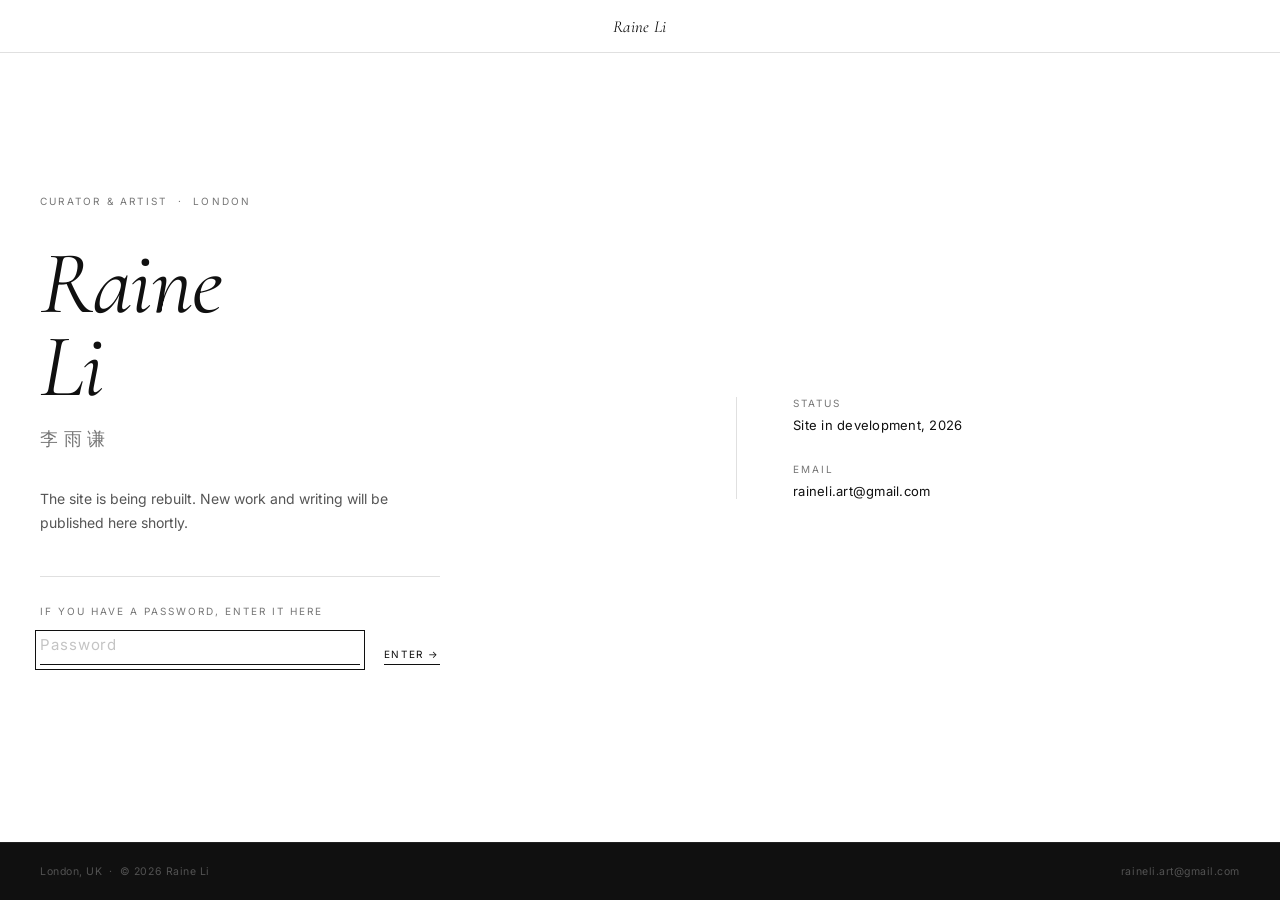
<file: docs/index.html>
<!DOCTYPE html>
<html lang="en" data-gate="entry">
<head>
  <meta charset="UTF-8" />
  <meta name="viewport" content="width=device-width, initial-scale=1.0" />
  <title>Raine Li — Curator &amp; Artist</title>
  <meta name="description" content="Raine Li (李雨谦) is a London-based curator, artist, writer and researcher working across art, technology and cultural identity. The site is currently being rebuilt." />

  <!-- This page stays indexable so the site still appears in search;
       every page behind it is marked noindex. -->

  <!-- Fonts -->
  <link rel="preconnect" href="https://fonts.googleapis.com" />
  <link rel="preconnect" href="https://fonts.gstatic.com" crossorigin />
  <link href="https://fonts.googleapis.com/css2?family=Cormorant+Garamond:ital,wght@0,400;0,500;1,400;1,500&family=Inter:wght@300;400;500&display=swap" rel="stylesheet" />

  <!-- Styles -->
  <link rel="stylesheet" href="assets/css/style.css" />
  <link rel="stylesheet" href="assets/css/gate.css" />

  <!-- Access -->
  <script src="assets/js/gate.js"></script>
</head>
<body class="gate-body">

  <header class="gate-bar">
    <span class="gate-logo">Raine Li</span>
  </header>

  <main class="gate-main">
    <div class="gate-grid">
    <div class="gate-inner">

      <span class="hero-eyebrow">Curator &amp; Artist &nbsp;·&nbsp; London</span>

      <div>
        <h1 class="gate-name">Raine<br>Li</h1>
        <p class="gate-cn">李雨谦</p>
      </div>

      <p class="gate-line">
        The site is being rebuilt. New work and writing will be published
        here shortly.
      </p>

      <form class="gate-form js-gate-form" novalidate>
        <label class="gate-label" for="gate-password">
          If you have a password, enter it here
        </label>
        <div class="gate-row">
          <input
            class="gate-input js-gate-input"
            id="gate-password"
            type="password"
            name="password"
            placeholder="Password"
            autocomplete="current-password"
            aria-describedby="gate-note"
          />
          <button class="gate-submit js-gate-submit" type="submit">Enter &rarr;</button>
        </div>
        <p class="gate-note js-gate-note" id="gate-note" role="status" aria-live="polite"></p>
      </form>

    </div>

    <aside class="gate-meta">
      <div class="gate-meta-item">
        <span class="gate-meta-label">Status</span>
        <span class="gate-meta-value">Site in development, 2026</span>
      </div>
      <div class="gate-meta-item">
        <span class="gate-meta-label">Email</span>
        <a class="gate-meta-value" href="mailto:raineli.art@gmail.com">raineli.art@gmail.com</a>
      </div>
    </aside>

    </div>
  </main>

  <footer>
    <div class="footer-l">London, UK &nbsp;·&nbsp; © 2026 Raine Li</div>
    <div class="footer-r">
      <a href="mailto:raineli.art@gmail.com">raineli.art@gmail.com</a>
    </div>
  </footer>

</body>
</html>
</file>
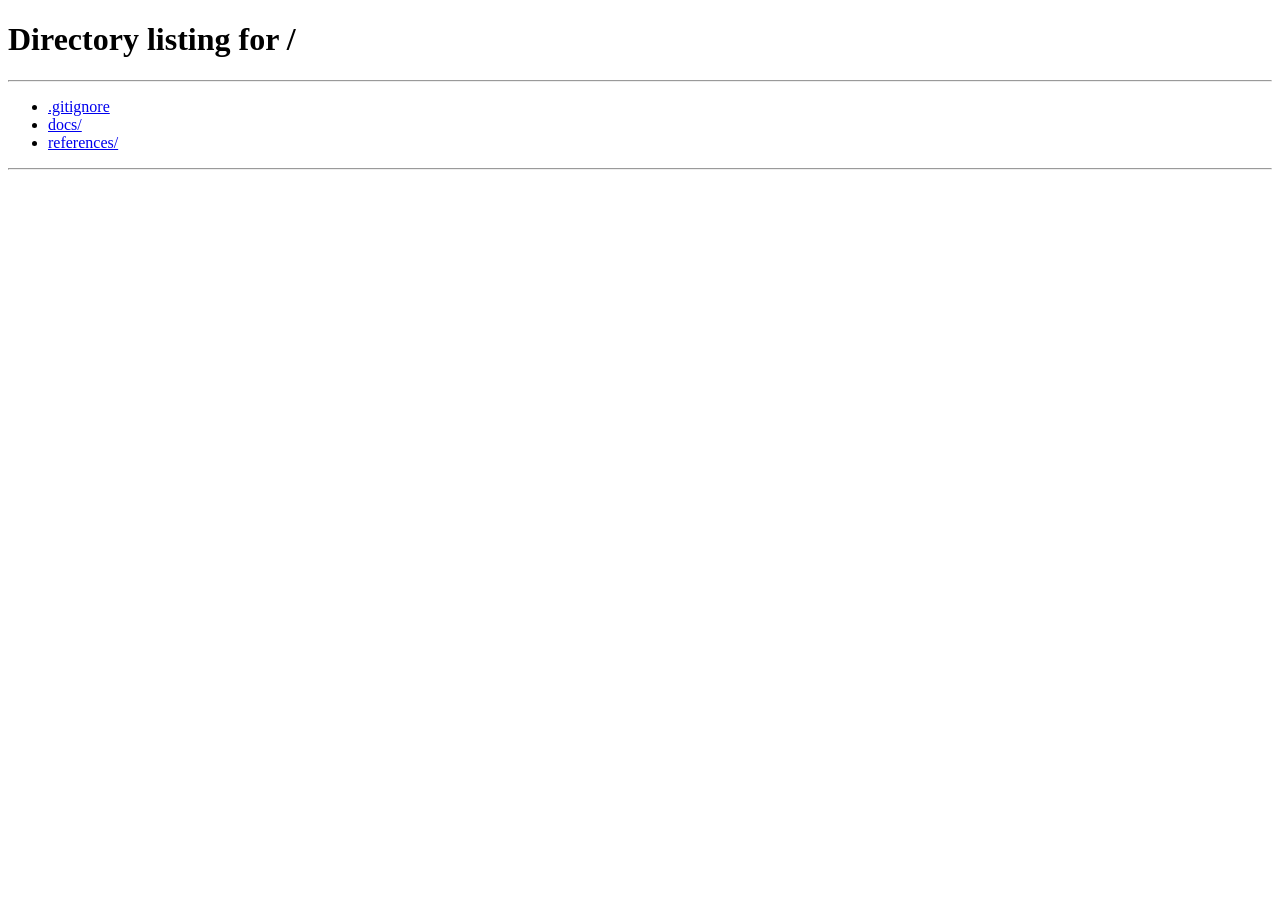
<file: docs/home.html>
<!DOCTYPE html>
<html lang="en">
<head>
  <meta charset="UTF-8" />
  <meta name="viewport" content="width=device-width, initial-scale=1.0" />
  <title>Raine Li — Curator & Artist</title>
  <meta name="description" content="Raine Li (李雨谦) is a London-based curator, artist, writer and researcher working across art, technology and cultural identity." />
  <meta name="robots" content="noindex, nofollow" />

  <!-- Access — must load before anything renders -->
  <script src="assets/js/gate.js"></script>

  <!-- Fonts -->
  <link rel="preconnect" href="https://fonts.googleapis.com" />
  <link rel="preconnect" href="https://fonts.gstatic.com" crossorigin />
  <link href="https://fonts.googleapis.com/css2?family=Cormorant+Garamond:ital,wght@0,400;0,500;1,400;1,500&family=Inter:wght@300;400;500&display=swap" rel="stylesheet" />

  <!-- Styles -->
  <link rel="stylesheet" href="assets/css/style.css" />
</head>
<body>

  <!-- ══════════════════════════════════════════
       NAVIGATION
  ══════════════════════════════════════════ -->
  <nav class="nav js-nav" aria-label="Main navigation">

    <!-- Hamburger -->
    <button class="nav-burger js-burger" aria-label="Open menu" aria-expanded="false" aria-controls="nav-menu">
      <span></span>
      <span></span>
    </button>

    <!-- Logo (centred) -->
    <a href="home.html" class="nav-logo">Raine Li</a>

    <!-- Right slot — CV link, can be removed -->
    <div class="nav-right">
      <a href="#contact">Contact</a>
    </div>

  </nav>

  <!-- ══════════════════════════════════════════
       SIDE MENU  (Pace-style slide-in)
  ══════════════════════════════════════════ -->

  <!-- Scrim / backdrop -->
  <div class="nav-scrim js-nav-scrim" aria-hidden="true"></div>

  <!-- Menu panel -->
  <nav class="nav-menu js-nav-menu" id="nav-menu" aria-hidden="true" aria-label="Site menu">

    <!-- Close button -->
    <button class="nav-close js-nav-close" aria-label="Close menu">
      <svg viewBox="0 0 22 22" fill="none" xmlns="http://www.w3.org/2000/svg">
        <path fill-rule="evenodd" clip-rule="evenodd"
          d="M11 10.293l7.146-7.147.708.708L11.707 11l7.147 7.146-.708.708L11 11.707l-7.146 7.147-.708-.708L10.293 11 3.146 3.854l.708-.708L11 10.293z"
          fill="currentColor"/>
      </svg>
    </button>

    <!-- Primary links -->
    <ul class="nav-menu-list js-nav-list">
      <li class="nav-menu-item js-nav-item">
        <a href="#work">Exhibitions</a>
      </li>
      <li class="nav-menu-item js-nav-item">
        <a href="#about">Projects</a>
      </li>
      <li class="nav-menu-item js-nav-item">
        <a href="#practice">About</a>
      </li>
      <li class="nav-menu-item js-nav-item">
        <a href="#writing">Writing</a>
      </li>
      <li class="nav-menu-item js-nav-item">
        <a href="#contact">Contact</a>
      </li>
    </ul>

    <!-- Footer info inside menu -->
    <div class="nav-menu-footer js-nav-footer">
      <a href="mailto:raineli.art@gmail.com">raineli.art@gmail.com</a>
      <a href="#" target="_blank">LinkedIn</a>
    </div>

  </nav>


  <!-- ══════════════════════════════════════════
       HERO  —  copy left, Spline animation right
  ══════════════════════════════════════════ -->
  <section class="hero" id="home">

    <div class="hero-text">
      <div class="hero-text-top">
        <span class="hero-eyebrow">Curator &amp; Artist &nbsp;·&nbsp; London</span>
        <h1 class="hero-name">Raine<br>Li</h1>
        <p class="hero-name-cn">李雨谦</p>
      </div>
      <div class="hero-text-bottom">
        <p class="hero-desc">
          Art Director of EAST2046. Curator, artist and researcher working across art, technology and cultural identity.
        </p>
        <a href="#work" class="hero-cta">View Work →</a>
      </div>
    </div>

    <div class="hero-media">
      <!-- Spline only — portrait stays in About section below -->
      <div class="hero-spline">
        <iframe
          src="https://my.spline.design/3dsliderwithimmersioneffect-9rgrEDcBsMkpViuXhVFPUfdy/"
          title="Interactive 3D scene"
          width="100%"
          height="100%"
          frameborder="0"
          loading="eager"
          allowfullscreen
          allow="accelerometer; gyroscope; magnetometer; fullscreen; xr-spatial-tracking"
        ></iframe>
      </div>
    </div>

  </section>


  <!-- ══════════════════════════════════════════
       WORK / SELECTED PROJECTS
  ══════════════════════════════════════════ -->
  <section class="section" id="work">
    <div class="section-inner">
      <span class="eyebrow">Selected Work</span>

      <div class="projects-grid">

        <!-- PROJECT 01 — EAST2046 -->
        <a href="work/east2046.html" class="project-card">
          <div class="project-info">
            <div class="project-info-left">
              <p class="project-title">EAST2046</p>
              <span class="project-sub">Art Direction &amp; Programming</span>
            </div>
            <div class="project-info-right">
              <span class="project-location">London</span>
              <span class="project-arrow">→</span>
            </div>
          </div>
        </a>

        <!-- PROJECT 02 — Interweave Award -->
        <a href="work/interweave-award.html" class="project-card">
          <div class="project-info">
            <div class="project-info-left">
              <p class="project-title">Interweave Award</p>
              <span class="project-sub">Initiative &amp; Direction</span>
            </div>
            <div class="project-info-right">
              <span class="project-location">International</span>
              <span class="project-arrow">→</span>
            </div>
          </div>
        </a>

        <!-- PROJECT 03 — Milan Design Week -->
        <a href="work/milan-design-week.html" class="project-card">
          <div class="project-info">
            <div class="project-info-left">
              <p class="project-title">Milan Design Week</p>
              <span class="project-sub">Curatorial Project</span>
            </div>
            <div class="project-info-right">
              <span class="project-location">Milan</span>
              <span class="project-arrow">→</span>
            </div>
          </div>
        </a>

        <!-- PROJECT 04 — NYCxDESIGN -->
        <a href="work/nycxdesign.html" class="project-card">
          <div class="project-info">
            <div class="project-info-left">
              <p class="project-title">NYCxDESIGN Festival</p>
              <span class="project-sub">Curatorial Project</span>
            </div>
            <div class="project-info-right">
              <span class="project-location">New York</span>
              <span class="project-arrow">→</span>
            </div>
          </div>
        </a>

        <!-- PROJECT 05 — London Design Festival -->
        <a href="work/london-design-festival.html" class="project-card">
          <div class="project-info">
            <div class="project-info-left">
              <p class="project-title">London Design Festival</p>
              <span class="project-sub">Curatorial Project</span>
            </div>
            <div class="project-info-right">
              <span class="project-location">London</span>
              <span class="project-arrow">→</span>
            </div>
          </div>
        </a>

        <!-- PROJECT 06 — Arts Fringe -->
        <a href="work/arts-fringe.html" class="project-card">
          <div class="project-info">
            <div class="project-info-left">
              <p class="project-title">Arts Fringe</p>
              <span class="project-sub">Curatorial Exhibition</span>
            </div>
            <div class="project-info-right">
              <span class="project-location">—</span>
              <span class="project-arrow">→</span>
            </div>
          </div>
        </a>

      </div><!-- /projects-grid -->
    </div>
  </section>


  <!-- ══════════════════════════════════════════
       ABOUT
  ══════════════════════════════════════════ -->
  <section class="section" id="about">
    <div class="section-inner">
      <span class="eyebrow">About</span>

      <div class="about-grid">

        <!-- Left: portrait + meta -->
        <div class="about-left">
          <div class="about-portrait">
            <img src="assets/images/portraits/raine-li.jpg" alt="Raine Li" />
          </div>
          <p class="about-caption">Raine Li — London, 2025</p>
          <div class="about-meta">
            <div class="meta-item">
              <span class="meta-label">Based</span>
              <span class="meta-value">London, UK</span>
            </div>
            <div class="meta-item">
              <span class="meta-label">Role</span>
              <span class="meta-value">Art Director, EAST2046<br>Initiator, Interweave Award</span>
            </div>
            <div class="meta-item">
              <span class="meta-label">Education</span>
              <span class="meta-value">Glasgow School of Art</span>
            </div>
            <div class="meta-item">
              <span class="meta-label">Presented</span>
              <span class="meta-value">London · Tokyo · Beijing<br>New York · Milan</span>
            </div>
          </div>
        </div>

        <!-- Right: bio -->
        <div class="about-right">
          <h2 class="about-heading">Curator, Artist,<br>Writer &amp; Researcher</h2>
          <div class="about-text">
            <p>Raine Li (李雨谦) is a London-based curator, artist, writer and researcher whose work moves across the intersections of contemporary art, technological pluralism and cultural identity. At the heart of her practice is a sustained inquiry into cultural plurality: how diverse cultural experiences are constructed, represented and negotiated, and the conditions that render certain voices visible while others remain marginalised.</p>
            <p>She is Art Director of EAST2046 and initiator of the Interweave Award, two platforms she has developed as spaces for interdisciplinary exchange and critical inquiry. Her work spans curatorial, artistic and critical practices, through which she examines how emerging technologies are situated within and shaped by broader cultural and institutional frameworks.</p>
            <p>Her projects have been presented internationally in London, Tokyo, Beijing, New York and Milan, and at major platforms including Milan Design Week, NYCxDESIGN Festival, London Design Festival and Arts Fringe.</p>
            <p>Rooted in the Yi (彝) ethnic minority culture of Yunnan, China, Li's research is shaped by a deep engagement with questions of cultural plurality and identity. Drawing on feminist and postcolonial critical frameworks, she analyses the power structures and modes of representation embedded in contemporary technological and cultural discourses.</p>
          </div>
        </div>

      </div>
    </div>
  </section>


  <!-- ══════════════════════════════════════════
       PRACTICE — numbered list
  ══════════════════════════════════════════ -->
  <section class="section" id="practice">
    <div class="section-inner">
      <span class="eyebrow">Practice</span>

      <div class="practice-list">

        <div class="practice-row">
          <span class="practice-num">01</span>
          <div class="practice-info">
            <span class="practice-title">EAST2046</span>
            <span class="practice-sub">Art Direction &amp; Programming</span>
          </div>
          <div class="practice-right">
            <span class="practice-location">London</span>
            <span class="tag">Ongoing</span>
          </div>
        </div>

        <div class="practice-row">
          <span class="practice-num">02</span>
          <div class="practice-info">
            <span class="practice-title">Interweave Award</span>
            <span class="practice-sub">Initiator &amp; Director</span>
          </div>
          <div class="practice-right">
            <span class="practice-location">International</span>
            <span class="tag">Ongoing</span>
          </div>
        </div>

        <div class="practice-row">
          <span class="practice-num">03</span>
          <div class="practice-info">
            <span class="practice-title">Milan Design Week</span>
            <span class="practice-sub">Curatorial Project</span>
          </div>
          <div class="practice-right">
            <span class="practice-location">Milan</span>
            <span class="tag">Curating</span>
          </div>
        </div>

        <div class="practice-row">
          <span class="practice-num">04</span>
          <div class="practice-info">
            <span class="practice-title">NYCxDESIGN Festival</span>
            <span class="practice-sub">Curatorial Project</span>
          </div>
          <div class="practice-right">
            <span class="practice-location">New York</span>
            <span class="tag">Curating</span>
          </div>
        </div>

        <div class="practice-row">
          <span class="practice-num">05</span>
          <div class="practice-info">
            <span class="practice-title">London Design Festival</span>
            <span class="practice-sub">Curatorial Project</span>
          </div>
          <div class="practice-right">
            <span class="practice-location">London</span>
            <span class="tag">Curating</span>
          </div>
        </div>

        <div class="practice-row">
          <span class="practice-num">06</span>
          <div class="practice-info">
            <span class="practice-title">Arts Fringe</span>
            <span class="practice-sub">Curatorial Exhibition</span>
          </div>
          <div class="practice-right">
            <span class="practice-location">—</span>
            <span class="tag">Exhibition</span>
          </div>
        </div>

      </div>
    </div>
  </section>


  <!-- ══════════════════════════════════════════
       WRITING
  ══════════════════════════════════════════ -->
  <section class="section" id="writing">
    <div class="section-inner">
      <span class="eyebrow">Writing</span>

      <div class="writing-list">
        <!-- Placeholder — add writing items when ready -->
        <div class="writing-empty">
          <p>Critical writing, essays and reviews — forthcoming.</p>
        </div>

        <!--
          WRITING ITEM TEMPLATE — copy and paste below when you have content:

          <div class="writing-row">
            <div>
              <p class="writing-title">Essay or Article Title</p>
              <span class="writing-pub">Publication or Platform Name</span>
            </div>
            <span class="writing-year">2025</span>
          </div>
        -->
      </div>
    </div>
  </section>


  <!-- ══════════════════════════════════════════
       CONTACT
  ══════════════════════════════════════════ -->
  <section id="contact">
    <div class="section-inner">
      <h2 class="contact-heading">Get<br>in touch.</h2>
      <div class="contact-details">
        <div class="contact-item">
          <span class="contact-label">Email</span>
          <a href="mailto:raineli.art@gmail.com" class="contact-value">raineli.art@gmail.com</a>
        </div>
        <div class="contact-item">
          <span class="contact-label">Organisation</span>
          <span class="contact-value">EAST2046, London</span>
        </div>
        <div class="contact-social">
          <a href="#" target="_blank">LinkedIn</a>
          <a href="#" target="_blank">CV →</a>
        </div>
      </div>
    </div>
  </section>


  <!-- ══════════════════════════════════════════
       FOOTER
  ══════════════════════════════════════════ -->
  <footer>
    <div class="footer-l">London, UK &nbsp;·&nbsp; © 2026 Raine Li</div>
    <div class="footer-r">
      <a href="mailto:raineli.art@gmail.com">raineli.art@gmail.com</a>
    </div>
  </footer>


  <!-- ══════════════════════════════════════════
       SCRIPTS
  ══════════════════════════════════════════ -->
  <!-- GSAP (Pace Gallery also uses this) -->
  <script src="https://cdnjs.cloudflare.com/ajax/libs/gsap/3.12.5/gsap.min.js"></script>
  <!-- Site JS -->
  <script src="assets/js/main.js"></script>

</body>
</html>
</file>
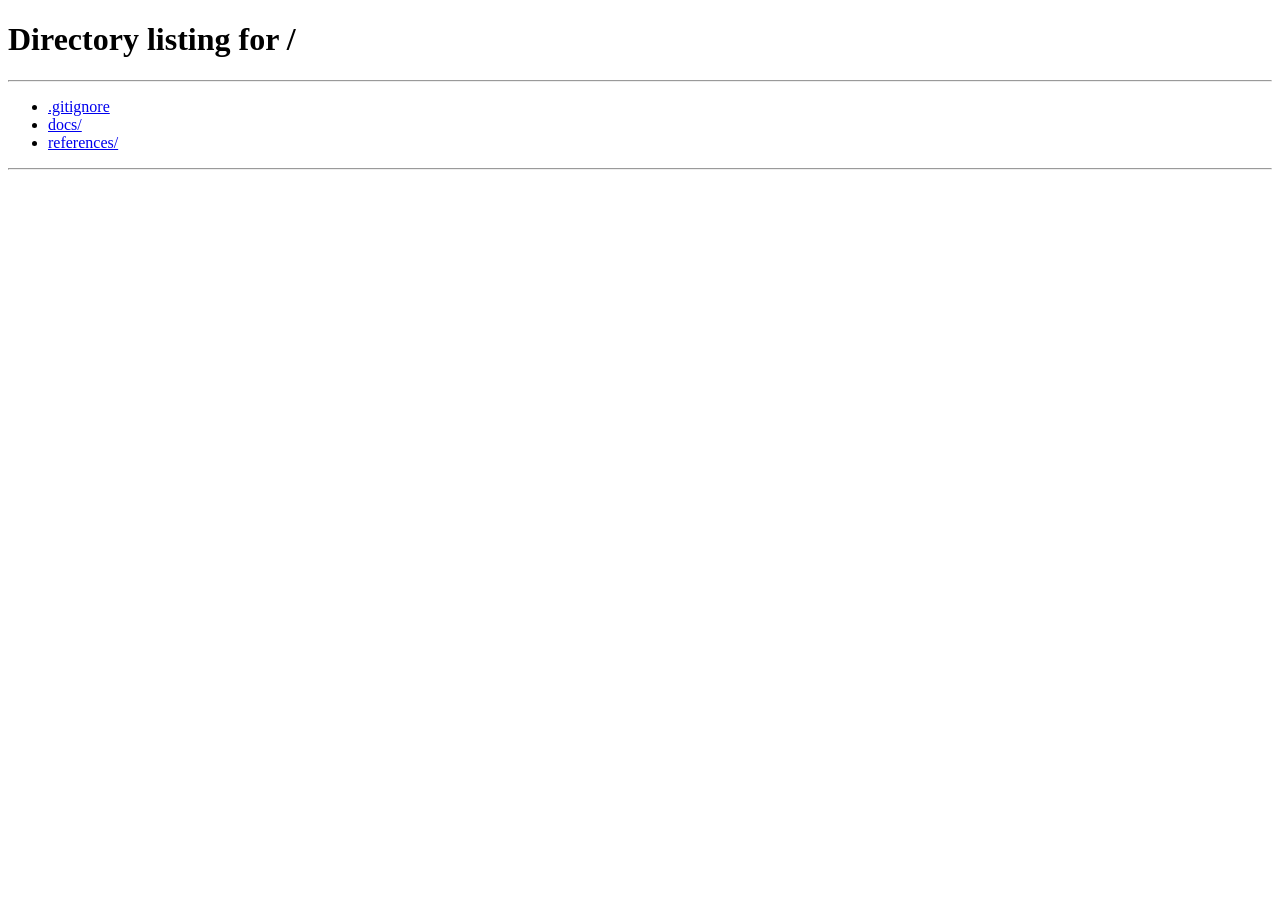
<file: docs/work/beijing798.html>
<!DOCTYPE html>
<html lang="en">
<head>
  <meta charset="UTF-8" /><meta name="viewport" content="width=device-width, initial-scale=1.0" />
  <title>流动的形 — Raine Li</title>
  <link rel="preconnect" href="https://fonts.googleapis.com" /><link rel="preconnect" href="https://fonts.gstatic.com" crossorigin />
  <link href="https://fonts.googleapis.com/css2?family=Cormorant+Garamond:ital,wght@0,400;0,500;1,400;1,500&family=Inter:wght@300;400;500&display=swap" rel="stylesheet" />
  <link rel="stylesheet" href="../assets/css/style.css" />
  <link rel="stylesheet" href="../assets/css/project.css" />
  <meta name="robots" content="noindex, nofollow" />
  <script src="../assets/js/gate.js"></script>
</head>
<body>
  <nav class="nav js-nav"><button class="nav-burger js-burger" aria-label="Open menu" aria-expanded="false"><span></span><span></span></button><a href="../home.html" class="nav-logo">Raine Li</a><div class="nav-right"><a href="../home.html#work">Work</a></div></nav>
  <div class="nav-scrim js-nav-scrim" aria-hidden="true"></div>
  <nav class="nav-menu js-nav-menu" id="nav-menu" aria-hidden="true"><button class="nav-close js-nav-close" aria-label="Close menu"><svg viewBox="0 0 22 22" fill="none"><path fill-rule="evenodd" clip-rule="evenodd" d="M11 10.293l7.146-7.147.708.708L11.707 11l7.147 7.146-.708.708L11 11.707l-7.146 7.147-.708-.708L10.293 11 3.146 3.854l.708-.708L11 10.293z" fill="currentColor"/></svg></button><ul class="nav-menu-list js-nav-list"><li class="nav-menu-item js-nav-item"><a href="../home.html#work">Work</a></li><li class="nav-menu-item js-nav-item"><a href="../home.html#about">About</a></li><li class="nav-menu-item js-nav-item"><a href="../home.html#practice">Practice</a></li><li class="nav-menu-item js-nav-item"><a href="../home.html#writing">Writing</a></li><li class="nav-menu-item js-nav-item"><a href="../home.html#contact">Contact</a></li></ul><div class="nav-menu-footer js-nav-footer"><a href="mailto:raineli.art@gmail.com">raineli.art@gmail.com</a></div></nav>

  <section class="project-hero project-hero--placeholder ph-06">
    <div class="project-hero-text-overlay"><p class="project-hero-cjk">—</p></div>
  </section>

  <div class="project-body">
    <div class="project-header">
      <div class="project-header-left">
        <span class="eyebrow">Exhibition &middot; 798 Art District, Beijing</span>
        <h1 class="project-title-lg">流动的形</h1>
      </div>
      <div class="project-header-meta">
        <div class="meta-item"><span class="meta-label">Status</span><span class="meta-value">Details forthcoming</span></div>
      </div>
    </div>
    <div class="project-content">
      <div class="project-text">
        <p>Project documentation and details forthcoming. Please check back soon or get in touch at <a href="mailto:raineli.art@gmail.com">raineli.art@gmail.com</a>.</p>
      </div>
    </div>
    <div class="project-nav-footer">
      <a href="nycxdesign.html" class="project-back">&larr; NYCxDESIGN</a>
      <a href="../home.html#work" class="project-next">All Work &rarr;</a>
    </div>
  </div>

  <script src="https://cdnjs.cloudflare.com/ajax/libs/gsap/3.12.5/gsap.min.js"></script>
  <script src="../assets/js/main.js"></script>
</body>
</html>
</file>
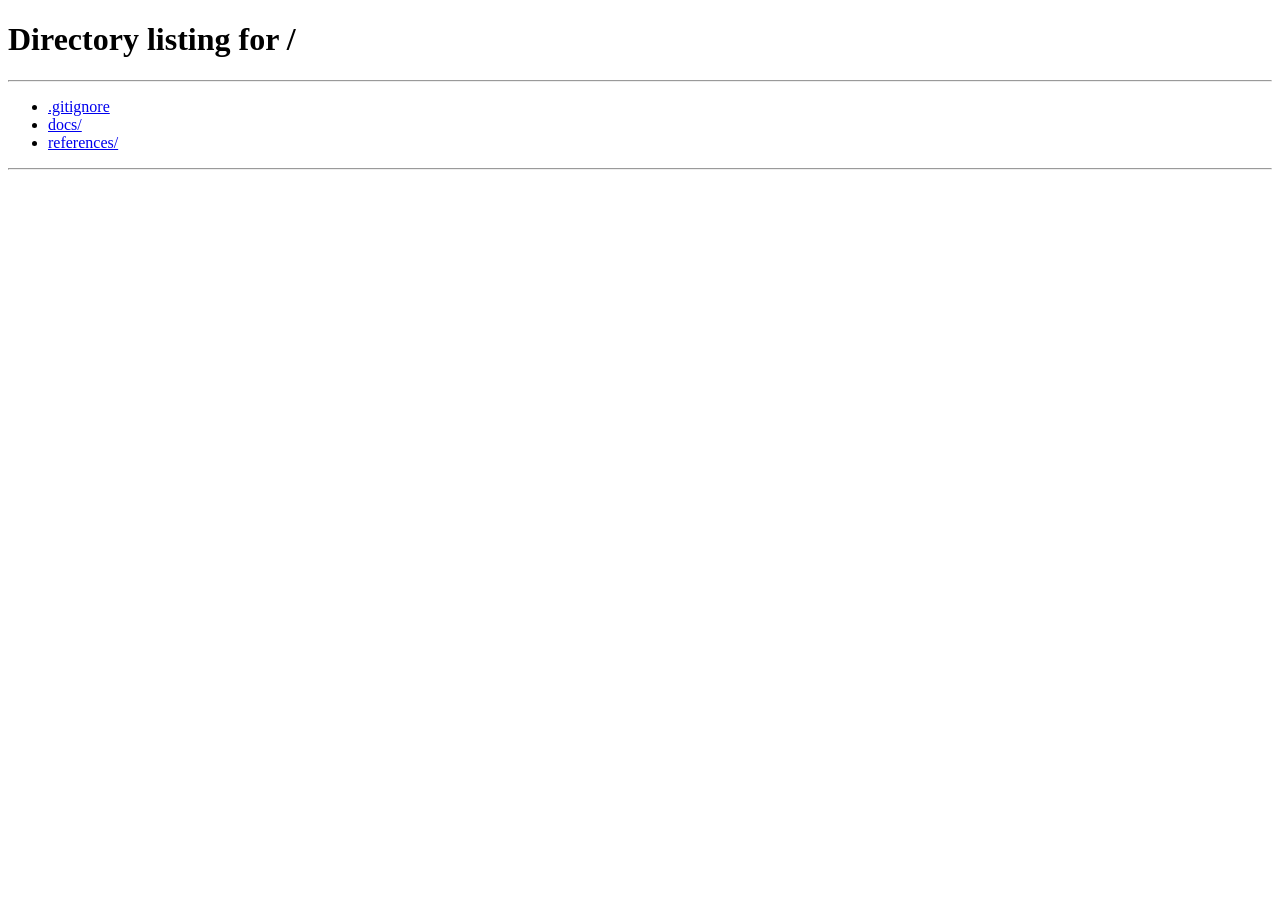
<file: docs/work/london-design-festival.html>
<!DOCTYPE html>
<html lang="en">
<head>
  <meta charset="UTF-8" /><meta name="viewport" content="width=device-width, initial-scale=1.0" />
  <title>HeritageXeno — Raine Li</title>
  <link rel="preconnect" href="https://fonts.googleapis.com" /><link rel="preconnect" href="https://fonts.gstatic.com" crossorigin />
  <link href="https://fonts.googleapis.com/css2?family=Cormorant+Garamond:ital,wght@0,400;0,500;1,400;1,500&family=Inter:wght@300;400;500&display=swap" rel="stylesheet" />
  <link rel="stylesheet" href="../assets/css/style.css" />
  <link rel="stylesheet" href="../assets/css/project.css" />
  <meta name="robots" content="noindex, nofollow" />
  <script src="../assets/js/gate.js"></script>
</head>
<body>
  <nav class="nav js-nav"><button class="nav-burger js-burger" aria-label="Open menu" aria-expanded="false"><span></span><span></span></button><a href="../home.html" class="nav-logo">Raine Li</a><div class="nav-right"><a href="../home.html#work">Work</a></div></nav>
  <div class="nav-scrim js-nav-scrim" aria-hidden="true"></div>
  <nav class="nav-menu js-nav-menu" id="nav-menu" aria-hidden="true"><button class="nav-close js-nav-close" aria-label="Close menu"><svg viewBox="0 0 22 22" fill="none"><path fill-rule="evenodd" clip-rule="evenodd" d="M11 10.293l7.146-7.147.708.708L11.707 11l7.147 7.146-.708.708L11 11.707l-7.146 7.147-.708-.708L10.293 11 3.146 3.854l.708-.708L11 10.293z" fill="currentColor"/></svg></button><ul class="nav-menu-list js-nav-list"><li class="nav-menu-item js-nav-item"><a href="../home.html#work">Work</a></li><li class="nav-menu-item js-nav-item"><a href="../home.html#about">About</a></li><li class="nav-menu-item js-nav-item"><a href="../home.html#practice">Practice</a></li><li class="nav-menu-item js-nav-item"><a href="../home.html#writing">Writing</a></li><li class="nav-menu-item js-nav-item"><a href="../home.html#contact">Contact</a></li></ul><div class="nav-menu-footer js-nav-footer"><a href="mailto:raineli.art@gmail.com">raineli.art@gmail.com</a></div></nav>

  <section class="project-hero">
    <div class="project-hero-img">
      <img src="../assets/images/work/london-design-festival/cover.jpg" alt="HeritageXeno" />
    </div>
  </section>

  <div class="project-body">
    <div class="project-header">
      <div class="project-header-left">
        <span class="eyebrow">Curating &middot; London Design Festival 2023</span>
        <h1 class="project-title-lg">HeritageXeno</h1>
        <p class="project-subtitle">Cyber Folklore Asian Art Exhibition</p>
      </div>
      <div class="project-header-meta">
        <div class="meta-item"><span class="meta-label">Venue</span><span class="meta-value">Indra Studios<br>London E3 2TH</span></div>
        <div class="meta-item"><span class="meta-label">Dates</span><span class="meta-value">19&ndash;20 September 2023</span></div>
        <div class="meta-item"><span class="meta-label">Part of</span><span class="meta-value">London Design Festival 2023</span></div>
        <div class="meta-item"><span class="meta-label">Official Partner</span><span class="meta-value">Dezeen</span></div>
      </div>
    </div>

    <div class="project-content">
      <div class="project-text">
        <p><em>HeritageXeno</em> is a Cyber Folklore Asian Art Exhibition presented as part of London Design Festival 2023, with Dezeen as official partner. The exhibition brought together artists working at the intersection of folk mythology, regional cultural heritage, and speculative futures — reinterpreting traditional narratives through digital, cyberpunk, and contemporary visual languages.</p>
        <p>The exhibition examined how artists of Asian heritage living and working in the diaspora navigate between cultural inheritance and contemporary urban experience, producing work that neither romanticises tradition nor abandons it, but transforms it into something new.</p>
        <p>The title <em>HeritageXeno</em> encapsulates this dual orientation: <em>heritage</em> as rootedness in cultural memory, and <em>xeno</em> (from the Greek for &ldquo;stranger&rdquo; or &ldquo;foreign&rdquo;) as the productive estrangement that arises from crossing between worlds.</p>
      </div>

      <div class="project-details-grid">
        <div class="project-detail-block">
          <span class="meta-label">Curators</span>
          <p>Yuqian Li, Zhiyan, Yushi Lu, Wei Dong</p>
        </div>
        <div class="project-detail-block">
          <span class="meta-label">Artists</span>
          <p>Zhiyan, Yuqian Li, Seph Li, Yulu Chen, Yushi Lu, Donna Kim, Haining Nie, Wen</p>
        </div>
      </div>
    </div>

    <div class="project-nav-footer">
      <a href="milan-design-week.html" class="project-back">&larr; Gardening.</a>
      <a href="../home.html#work" class="project-next">All Work &rarr;</a>
    </div>
  </div>

  <script src="https://cdnjs.cloudflare.com/ajax/libs/gsap/3.12.5/gsap.min.js"></script>
  <script src="../assets/js/main.js"></script>
</body>
</html>
</file>
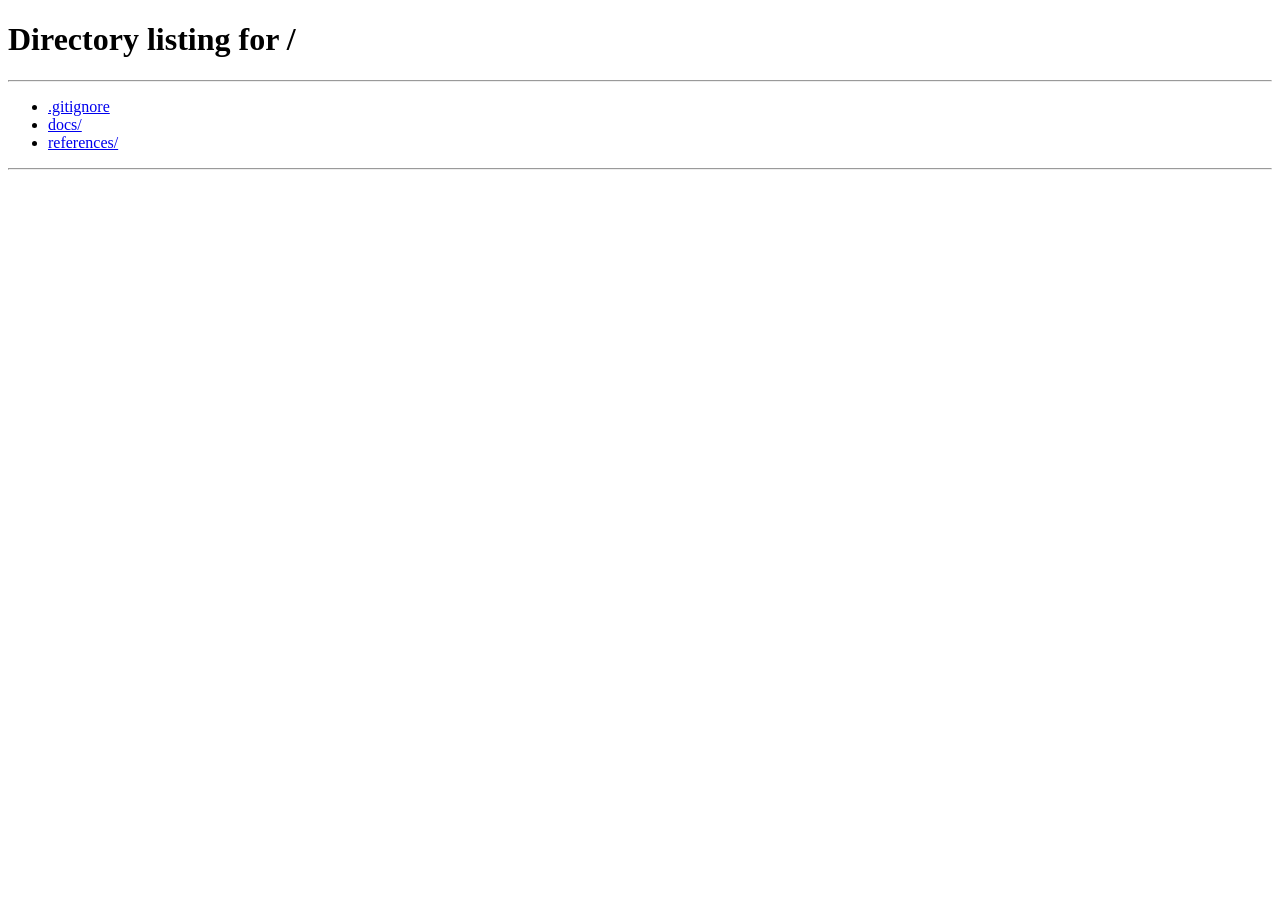
<file: docs/work/milan-design-week.html>
<!DOCTYPE html>
<html lang="en">
<head>
  <meta charset="UTF-8" /><meta name="viewport" content="width=device-width, initial-scale=1.0" />
  <title>Gardening. Milan Design Week — Raine Li</title>
  <link rel="preconnect" href="https://fonts.googleapis.com" /><link rel="preconnect" href="https://fonts.gstatic.com" crossorigin />
  <link href="https://fonts.googleapis.com/css2?family=Cormorant+Garamond:ital,wght@0,400;0,500;1,400;1,500&family=Inter:wght@300;400;500&display=swap" rel="stylesheet" />
  <link rel="stylesheet" href="../assets/css/style.css" />
  <link rel="stylesheet" href="../assets/css/project.css" />
  <meta name="robots" content="noindex, nofollow" />
  <script src="../assets/js/gate.js"></script>
</head>
<body>
  <nav class="nav js-nav"><button class="nav-burger js-burger" aria-label="Open menu" aria-expanded="false"><span></span><span></span></button><a href="../home.html" class="nav-logo">Raine Li</a><div class="nav-right"><a href="../home.html#work">Work</a></div></nav>
  <div class="nav-scrim js-nav-scrim" aria-hidden="true"></div>
  <nav class="nav-menu js-nav-menu" id="nav-menu" aria-hidden="true"><button class="nav-close js-nav-close" aria-label="Close menu"><svg viewBox="0 0 22 22" fill="none"><path fill-rule="evenodd" clip-rule="evenodd" d="M11 10.293l7.146-7.147.708.708L11.707 11l7.147 7.146-.708.708L11 11.707l-7.146 7.147-.708-.708L10.293 11 3.146 3.854l.708-.708L11 10.293z" fill="currentColor"/></svg></button><ul class="nav-menu-list js-nav-list"><li class="nav-menu-item js-nav-item"><a href="../home.html#work">Work</a></li><li class="nav-menu-item js-nav-item"><a href="../home.html#about">About</a></li><li class="nav-menu-item js-nav-item"><a href="../home.html#practice">Practice</a></li><li class="nav-menu-item js-nav-item"><a href="../home.html#writing">Writing</a></li><li class="nav-menu-item js-nav-item"><a href="../home.html#contact">Contact</a></li></ul><div class="nav-menu-footer js-nav-footer"><a href="mailto:raineli.art@gmail.com">raineli.art@gmail.com</a></div></nav>

  <section class="project-hero project-hero--placeholder ph-03">
    <div class="project-hero-text-overlay">
      <p class="project-hero-cjk">Gardening.</p>
    </div>
  </section>

  <div class="project-body">
    <div class="project-header">
      <div class="project-header-left">
        <span class="eyebrow">Artist &amp; Curator &middot; Milan Design Week</span>
        <h1 class="project-title-lg">Gardening.</h1>
      </div>
      <div class="project-header-meta">
        <div class="meta-item"><span class="meta-label">Event</span><span class="meta-value">Milan Design Week</span></div>
        <div class="meta-item"><span class="meta-label">Date</span><span class="meta-value">April 2024</span></div>
        <div class="meta-item"><span class="meta-label">Role</span><span class="meta-value">Artist &amp; Curator</span></div>
        <div class="meta-item"><span class="meta-label">Organised by</span><span class="meta-value">HeriArt Association<br>Andrea Ingenito Contemporary Art</span></div>
      </div>
    </div>

    <div class="project-content">
      <div class="project-text">
        <p>In the Eastern context, the process of <em>Zaoyuan</em> / Gardening is a journey of contemplation and meditation, exploring the relationships between humans, objects, and nature within a confined space. It is also an ongoing state of artistic creation: the artist utilises various mediums to construct dreamscapes and build their own utopia.</p>
        <p>This Asian art exhibition at Milan Design Week 2024 brought together artists working across digital art, new media, interactive installation, and traditional practice, examining how Eastern aesthetics and cosmologies generate new modes of seeing within contemporary technological culture.</p>

        <h3>Raine Li&rsquo;s Works</h3>

        <h4><em>Yi &mdash; The Flame of Time</em>, 2023</h4>
        <p>Digital Folk Art. <em>Yi &mdash; The Flame of Time</em> draws its inspiration from the Yi ethnic minority, a group native to the southwestern region of China. Combining elements of Yi folklore and traditions, this artwork incorporates Yi colours, totems, and aesthetics to depict a futuristic scene of the Torch Festival. The composition features a blend of laboratory settings, lush forests, roaring fires, symbolic totems, and mechanical robots, crafted through the lens of visual art. The intention is to preserve the vitality of Yi culture in a visually compelling and artistic manner.</p>

        <h4><em>The Buckwheat Has Bloomed</em>, 2024 &mdash; with Jiayi Lin</h4>
        <p>Digital Art. <em>The Buckwheat Has Bloomed</em> is a digital folk art piece inspired by the Yi people&rsquo;s creation epic, <em>Meige</em>. This digital artwork integrates two thematic components of the epic: &ldquo;Creation&rdquo; and &ldquo;Crafting of the World&rdquo;, showcasing the worldview of the Yi people. The piece explores the profound connections among culture, life, nature, and the cosmos, presenting a digital tableau of Yi cultural landscapes. By weaving traditional narratives with modern digital art techniques, this piece both celebrates and preserves the rich heritage of the Yi people.</p>
        <p>Jiayi Lin is a London-based digital artist who creates work through a multidisciplinary approach, using digital technology to provoke reflection on future societal trajectories. His practice integrates future literacy and critical elements, creating thought-provoking work through speculative methods.</p>
      </div>

      <div class="project-details-grid">
        <div class="project-detail-block">
          <span class="meta-label">Selected Artists</span>
          <p>Luoqi Chen, Zhiyan Cai, Chuwen Xu, Joanna Li, Zhanzhang, Shuyi Liu &amp; Yachu Feng, Raine Li, Jiayi Lin</p>
        </div>
        <div class="project-detail-block">
          <span class="meta-label">Themes</span>
          <p>Eastern aesthetics, technodiversity, cultural heritage, digital folk art, meditation &amp; nature</p>
        </div>
      </div>
    </div>

    <div class="project-nav-footer">
      <a href="water-resonates.html" class="project-back">&larr; Water Resonates</a>
      <a href="london-design-festival.html" class="project-next">HeritageXeno &rarr;</a>
    </div>
  </div>

  <script src="https://cdnjs.cloudflare.com/ajax/libs/gsap/3.12.5/gsap.min.js"></script>
  <script src="../assets/js/main.js"></script>
</body>
</html>
</file>
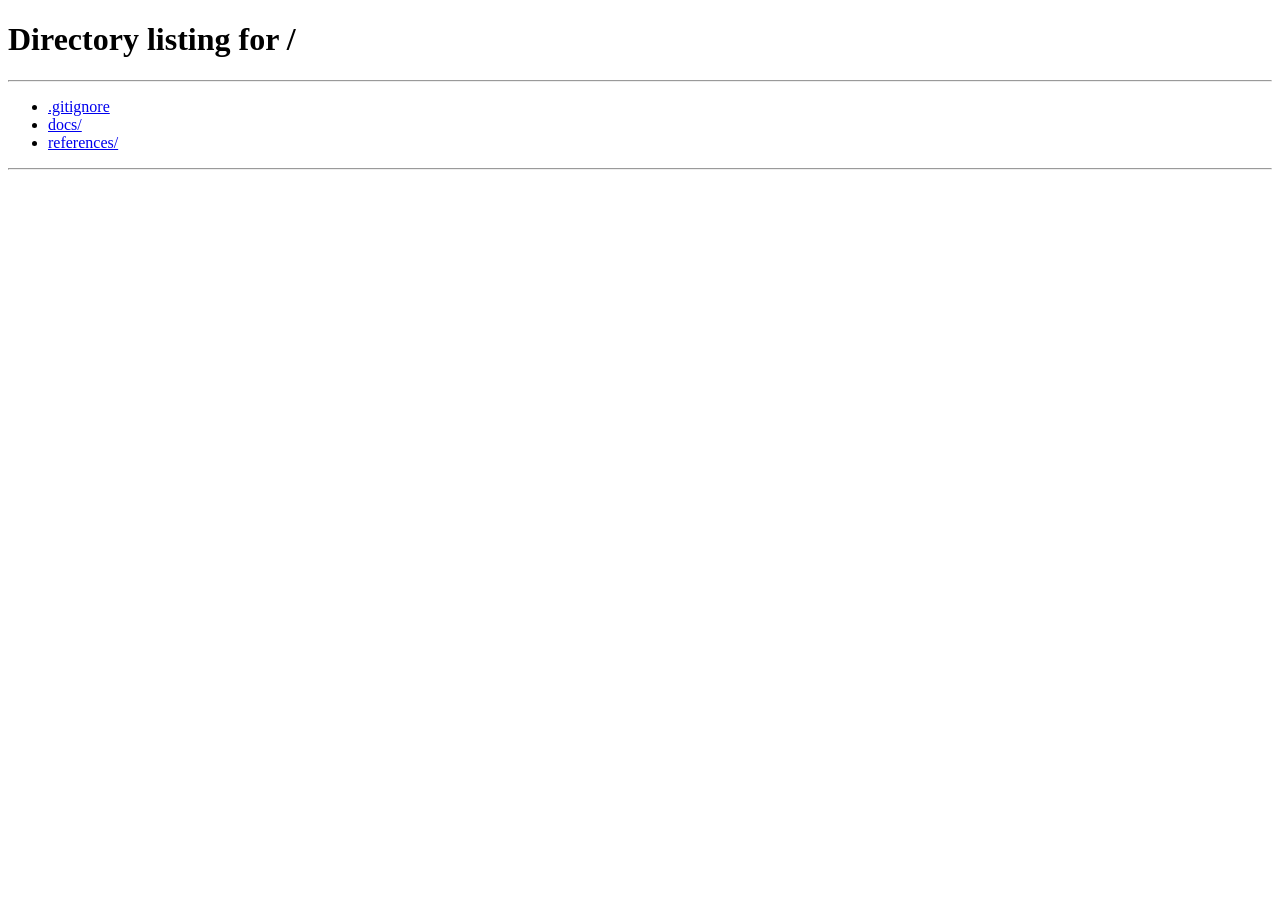
<file: docs/work/nycxdesign.html>
<!DOCTYPE html>
<html lang="en">
<head>
  <meta charset="UTF-8" /><meta name="viewport" content="width=device-width, initial-scale=1.0" />
  <title>NYCxDESIGN Festival — Raine Li</title>
  <link rel="preconnect" href="https://fonts.googleapis.com" /><link rel="preconnect" href="https://fonts.gstatic.com" crossorigin />
  <link href="https://fonts.googleapis.com/css2?family=Cormorant+Garamond:ital,wght@0,400;0,500;1,400;1,500&family=Inter:wght@300;400;500&display=swap" rel="stylesheet" />
  <link rel="stylesheet" href="../assets/css/style.css" />
  <link rel="stylesheet" href="../assets/css/project.css" />
  <meta name="robots" content="noindex, nofollow" />
  <script src="../assets/js/gate.js"></script>
</head>
<body>
  <nav class="nav js-nav"><button class="nav-burger js-burger" aria-label="Open menu" aria-expanded="false"><span></span><span></span></button><a href="../home.html" class="nav-logo">Raine Li</a><div class="nav-right"><a href="../home.html#work">Work</a></div></nav>
  <div class="nav-scrim js-nav-scrim" aria-hidden="true"></div>
  <nav class="nav-menu js-nav-menu" id="nav-menu" aria-hidden="true"><button class="nav-close js-nav-close" aria-label="Close menu"><svg viewBox="0 0 22 22" fill="none"><path fill-rule="evenodd" clip-rule="evenodd" d="M11 10.293l7.146-7.147.708.708L11.707 11l7.147 7.146-.708.708L11 11.707l-7.146 7.147-.708-.708L10.293 11 3.146 3.854l.708-.708L11 10.293z" fill="currentColor"/></svg></button><ul class="nav-menu-list js-nav-list"><li class="nav-menu-item js-nav-item"><a href="../home.html#work">Work</a></li><li class="nav-menu-item js-nav-item"><a href="../home.html#about">About</a></li><li class="nav-menu-item js-nav-item"><a href="../home.html#practice">Practice</a></li><li class="nav-menu-item js-nav-item"><a href="../home.html#writing">Writing</a></li><li class="nav-menu-item js-nav-item"><a href="../home.html#contact">Contact</a></li></ul><div class="nav-menu-footer js-nav-footer"><a href="mailto:raineli.art@gmail.com">raineli.art@gmail.com</a></div></nav>

  <section class="project-hero project-hero--placeholder ph-05">
    <div class="project-hero-text-overlay"><p class="project-hero-cjk">—</p></div>
  </section>

  <div class="project-body">
    <div class="project-header">
      <div class="project-header-left">
        <span class="eyebrow">Curating &middot; New York</span>
        <h1 class="project-title-lg">NYCxDESIGN Festival</h1>
      </div>
      <div class="project-header-meta">
        <div class="meta-item"><span class="meta-label">Status</span><span class="meta-value">Details forthcoming</span></div>
      </div>
    </div>
    <div class="project-content">
      <div class="project-text">
        <p>Project documentation and details forthcoming. Please check back soon or get in touch at <a href="mailto:raineli.art@gmail.com">raineli.art@gmail.com</a>.</p>
      </div>
    </div>
    <div class="project-nav-footer">
      <a href="london-design-festival.html" class="project-back">&larr; HeritageXeno</a>
      <a href="../home.html#work" class="project-next">All Work &rarr;</a>
    </div>
  </div>

  <script src="https://cdnjs.cloudflare.com/ajax/libs/gsap/3.12.5/gsap.min.js"></script>
  <script src="../assets/js/main.js"></script>
</body>
</html>
</file>
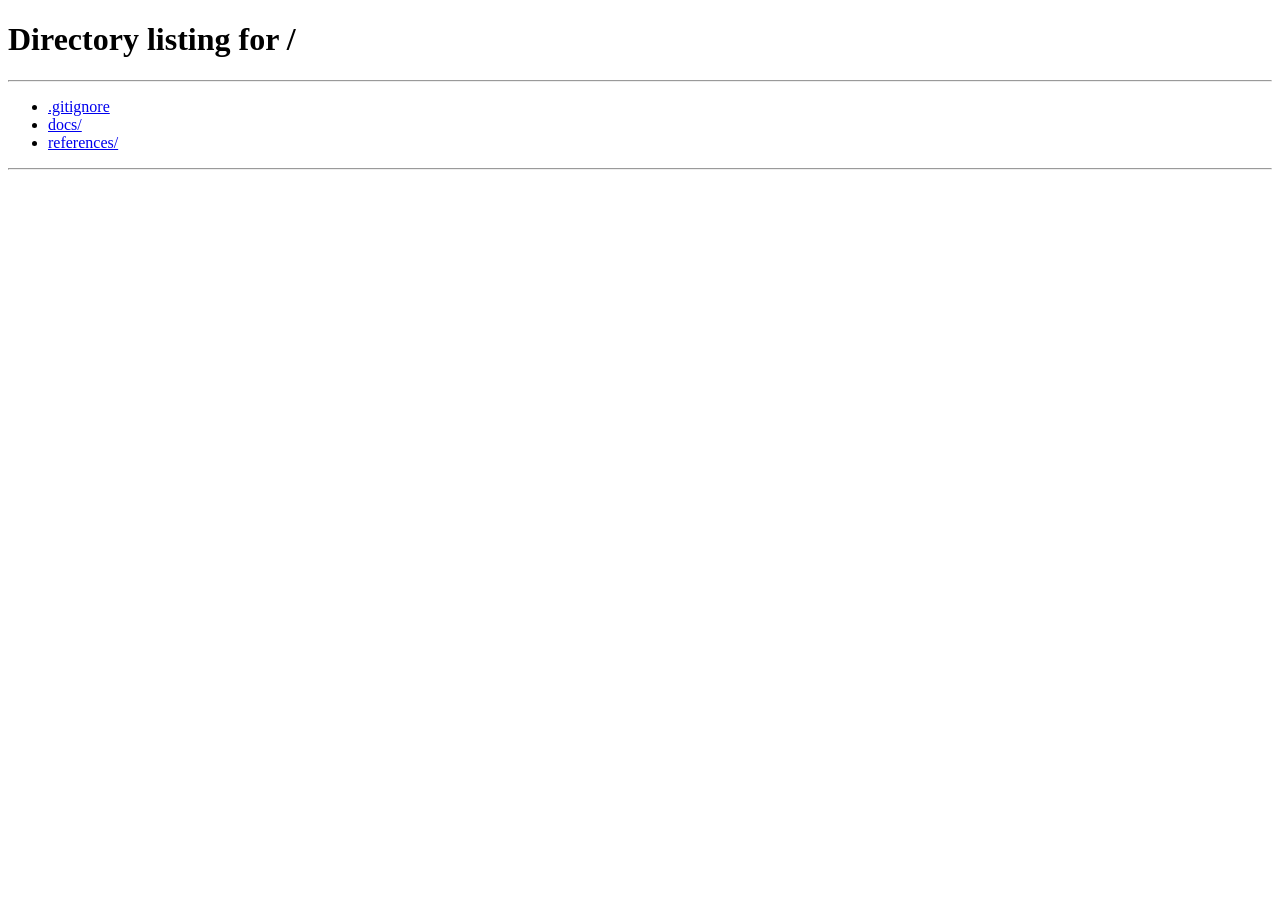
<file: docs/work/water-resonates.html>
<!DOCTYPE html>
<html lang="en">
<head>
  <meta charset="UTF-8" /><meta name="viewport" content="width=device-width, initial-scale=1.0" />
  <title>Water Resonates — Raine Li</title>
  <link rel="preconnect" href="https://fonts.googleapis.com" /><link rel="preconnect" href="https://fonts.gstatic.com" crossorigin />
  <link href="https://fonts.googleapis.com/css2?family=Cormorant+Garamond:ital,wght@0,400;0,500;1,400;1,500&family=Inter:wght@300;400;500&display=swap" rel="stylesheet" />
  <link rel="stylesheet" href="../assets/css/style.css" />
  <link rel="stylesheet" href="../assets/css/project.css" />
  <meta name="robots" content="noindex, nofollow" />
  <script src="../assets/js/gate.js"></script>
</head>
<body>
  <nav class="nav js-nav"><button class="nav-burger js-burger" aria-label="Open menu" aria-expanded="false"><span></span><span></span></button><a href="../home.html" class="nav-logo">Raine Li</a><div class="nav-right"><a href="../home.html#work">Work</a></div></nav>
  <div class="nav-scrim js-nav-scrim" aria-hidden="true"></div>
  <nav class="nav-menu js-nav-menu" id="nav-menu" aria-hidden="true"><button class="nav-close js-nav-close" aria-label="Close menu"><svg viewBox="0 0 22 22" fill="none"><path fill-rule="evenodd" clip-rule="evenodd" d="M11 10.293l7.146-7.147.708.708L11.707 11l7.147 7.146-.708.708L11 11.707l-7.146 7.147-.708-.708L10.293 11 3.146 3.854l.708-.708L11 10.293z" fill="currentColor"/></svg></button><ul class="nav-menu-list js-nav-list"><li class="nav-menu-item js-nav-item"><a href="../home.html#work">Work</a></li><li class="nav-menu-item js-nav-item"><a href="../home.html#about">About</a></li><li class="nav-menu-item js-nav-item"><a href="../home.html#practice">Practice</a></li><li class="nav-menu-item js-nav-item"><a href="../home.html#writing">Writing</a></li><li class="nav-menu-item js-nav-item"><a href="../home.html#contact">Contact</a></li></ul><div class="nav-menu-footer js-nav-footer"><a href="mailto:raineli.art@gmail.com">raineli.art@gmail.com</a></div></nav>

  <section class="project-hero project-hero--placeholder ph-02">
    <div class="project-hero-text-overlay">
      <p class="project-hero-cjk">水の音</p>
    </div>
  </section>

  <div class="project-body">
    <div class="project-header">
      <div class="project-header-left">
        <span class="eyebrow">Curating &middot; EAST2046</span>
        <h1 class="project-title-lg">水の音<br><em>Water Resonates</em></h1>
      </div>
      <div class="project-header-meta">
        <div class="meta-item"><span class="meta-label">Venue</span><span class="meta-value">Moon Gallery, Tokyo</span></div>
        <div class="meta-item"><span class="meta-label">Dates</span><span class="meta-value">25&ndash;29 March 2026</span></div>
        <div class="meta-item"><span class="meta-label">Curated by</span><span class="meta-value">EAST2046</span></div>
        <div class="meta-item"><span class="meta-label">Opening</span><span class="meta-value">25 March 2026, 18:00&ndash;21:00</span></div>
        <div class="meta-item"><span class="meta-label">Address</span><span class="meta-value">Ueno Daikan Plaza 1F<br>2-3-13 Kita-Ueno, Taito-ku<br>Tokyo, Japan</span></div>
      </div>
    </div>

    <div class="project-content">
      <div class="project-text">
        <blockquote class="project-quote">
          <p>The old pond;<br>A frog jumps in&mdash;<br>The sound of the water.</p>
          <cite>&mdash; Matsuo Bash&#333;</cite>
        </blockquote>

        <p>In this haiku, Bash&#333; captures a moment of striking simplicity: the stillness of an ancient pond, a frog&rsquo;s leap, and the sound of water rippling outward through space. The moment reveals a structure of relation &mdash; between stillness and motion, a minor disturbance alters the state of the entire environment.</p>

        <p>The group exhibition <em>Water Resonates</em> takes this moment as its point of departure, treating the &ldquo;sound of water&rdquo; as a metaphor for relationality and resonance: a small trigger enters an environment and generates an echo that continues to spread across space, time, and perception. The exhibition brings together artists who have long lived outside their countries of origin, working across traditional painting, sound, moving image, and interactive technology.</p>

        <p>Drawing on experiences of daily life and the natural world, their practices attend to the ever-shifting relations between the individual and the environment, and to how perception is reshaped across different cultural contexts.</p>

        <h3>Curatorial Perspective</h3>
        <p><em>Water Resonates</em> is informed by the concept of &ldquo;technodiversity,&rdquo; as proposed by philosopher Yuk Hui: the idea that technology does not follow a single trajectory of development, but is co-generated with the cosmologies and philosophies of nature found across different cultures. From this perspective, technology is not merely a tool &mdash; it is a medium that shapes the relationship between humans and their environment.</p>
      </div>

      <div class="project-details-grid">
        <div class="project-detail-block">
          <span class="meta-label">Participating Artists</span>
          <p>Maria Melnikova, Wu Wenguang, Seph Li, Oni On, Pan Lulu, Yang Yu, Ciel Wang, Jia Sanchuan, Yurr, Wang Jiayue</p>
        </div>
        <div class="project-detail-block">
          <span class="meta-label">Screening</span>
          <p><em>Tides of Home</em> (documentary), presented during the exhibition period</p>
        </div>
      </div>
    </div>

    <div class="project-nav-footer">
      <a href="east2046.html" class="project-back">&larr; EAST2046</a>
      <a href="milan-design-week.html" class="project-next">Gardening. &rarr;</a>
    </div>
  </div>

  <script src="https://cdnjs.cloudflare.com/ajax/libs/gsap/3.12.5/gsap.min.js"></script>
  <script src="../assets/js/main.js"></script>
</body>
</html>
</file>
<file: docs/assets/css/style.css>
/* ============================================================
   RAINE LI — style.css
   Inspired by Pace Gallery interaction patterns
   ============================================================ */

/* ── Google Fonts ── */
@import url('https://fonts.googleapis.com/css2?family=Cormorant+Garamond:ital,wght@0,400;0,500;1,400;1,500&family=Inter:wght@300;400;500&display=swap');

/* ── Reset ── */
*, *::before, *::after { box-sizing: border-box; margin: 0; padding: 0; }

/* ── Tokens ── */
:root {
  --black:      #101010;    /* Pace's exact black */
  --white:      #ffffff;
  --grey:       #767676;
  --light:      #e0e0e0;
  --off-white:  #f7f6f4;
  --nav-h:      53px;       /* Pace's exact nav height */

  --sans:   'Inter', 'Helvetica Neue', Helvetica, Arial, sans-serif;
  --serif:  'Cormorant Garamond', 'Times New Roman', Georgia, serif;

  --ease-menu: cubic-bezier(0.77, 0, 0.175, 1);
}

/* ── Base ── */
html { font-size: 16px; scroll-behavior: smooth; }
body {
  background: var(--white);
  color: var(--black);
  font-family: var(--sans);
  -webkit-font-smoothing: antialiased;
  overflow-x: hidden;
}
body.nav-open { overflow: hidden; }   /* body scroll lock when menu open */
a  { text-decoration: none; color: inherit; }
ul { list-style: none; }
img { display: block; width: 100%; height: 100%; object-fit: cover; }


/* ============================================================
   NAV
   ============================================================ */
.nav {
  position: sticky;
  top: 0;
  height: var(--nav-h);
  display: grid;
  grid-template-columns: 1fr auto 1fr;
  align-items: center;
  padding: 0 28px;
  background: var(--white);
  border-bottom: 1px solid var(--light);
  z-index: 100;
  transition: box-shadow 0.25s ease;
}
.nav.scrolled { box-shadow: 0 1px 12px rgba(0,0,0,0.06); }

/* Burger */
.nav-burger {
  justify-self: start;
  background: none;
  border: none;
  cursor: pointer;
  padding: 10px 8px 10px 0;
  display: flex;
  flex-direction: column;
  gap: 5px;
  line-height: 0;
}
.nav-burger span {
  display: block;
  width: 22px;
  height: 1.5px;
  background: var(--black);
  transition: transform 0.35s ease, opacity 0.25s ease, width 0.25s ease;
  transform-origin: center;
}

/* Logo — centred */
.nav-logo {
  justify-self: center;
  font-family: var(--serif);
  font-style: italic;
  font-size: 1.05rem;
  font-weight: 400;
  letter-spacing: 0.02em;
  color: var(--black);
}

/* Right slot (empty for now, could add CV link) */
.nav-right {
  justify-self: end;
  font-size: 10px;
  letter-spacing: 0.12em;
  text-transform: uppercase;
  color: var(--grey);
}


/* ============================================================
   SIDE MENU  (Pace-style: slides in from left, black)
   ============================================================ */

/* Scrim */
.nav-scrim {
  position: fixed;
  inset: 0;
  background: rgba(0, 0, 0, 0.55);
  z-index: 200;
  opacity: 0;
  pointer-events: none;
  transition: opacity 0.45s ease;
}
body.nav-open .nav-scrim {
  opacity: 1;
  pointer-events: all;
}

/* Menu panel */
.nav-menu {
  position: fixed;
  top: 0;
  left: 0;
  height: 100vh;
  width: 460px;
  background: var(--black);
  z-index: 300;
  padding: 0 56px 56px;
  overflow-y: auto;
  transform: translateX(-100%);
  transition: transform 0.55s var(--ease-menu);
}
body.nav-open .nav-menu {
  transform: translateX(0);
}

/* Close button */
.nav-close {
  display: flex;
  align-items: center;
  justify-content: center;
  width: 44px;
  height: 44px;
  background: none;
  border: none;
  cursor: pointer;
  margin: 28px 0 0 -12px;
  color: var(--white);
  opacity: 0; /* animated in by GSAP */
}
.nav-close svg { width: 18px; height: 18px; }

/* Menu primary links */
.nav-menu-list {
  margin-top: 56px;
  display: flex;
  flex-direction: column;
}
.nav-menu-item {
  opacity: 0;  /* GSAP animates in */
  overflow: hidden;
}
.nav-menu-item a {
  font-family: var(--serif);
  font-style: italic;
  font-size: clamp(2.4rem, 4.5vw, 3.2rem);
  font-weight: 400;
  color: var(--white);
  line-height: 1.25;
  display: block;
  padding: 6px 0;
  transition: opacity 0.15s linear;
}
.nav-menu-item a:hover { opacity: 0.55; }

/* Menu dimming on sibling hover — controlled by JS */
.nav-menu-list.has-hover .nav-menu-item:not(.is-hovered) a {
  opacity: 0.25;
}

/* Menu footer (contact, social) */
.nav-menu-footer {
  margin-top: 56px;
  padding-top: 32px;
  border-top: 1px solid rgba(255,255,255,0.1);
  display: flex;
  flex-direction: column;
  gap: 10px;
  opacity: 0; /* GSAP animates in */
}
.nav-menu-footer a {
  font-size: 12px;
  letter-spacing: 0.06em;
  color: rgba(255,255,255,0.4);
  transition: color 0.2s ease;
}
.nav-menu-footer a:hover { color: var(--white); }


/* ============================================================
   SECTION BASE
   ============================================================ */
.section {
  border-bottom: 1px solid var(--light);
}
.section-inner {
  max-width: 1200px;
  margin: 0 auto;
  padding: 96px 40px;
}
.eyebrow {
  font-size: 10px;
  letter-spacing: 0.2em;
  text-transform: uppercase;
  color: var(--grey);
  margin-bottom: 48px;
  display: block;
}


/* ============================================================
   HERO  —  editorial split, photo contained (not full-bleed)
   ============================================================ */
.hero {
  display: grid;
  grid-template-columns: 58% 42%;
  min-height: 72vh;
  border-bottom: 1px solid var(--light);
}

.hero-text {
  display: flex;
  flex-direction: column;
  justify-content: space-between;
  padding: 60px 48px 60px 40px;
  border-right: 1px solid var(--light);
}
.hero-text-top {}

.hero-eyebrow {
  font-size: 10px;
  letter-spacing: 0.22em;
  text-transform: uppercase;
  color: var(--grey);
  margin-bottom: 36px;
  display: block;
}
.hero-name {
  font-family: var(--serif);
  font-style: italic;
  font-size: clamp(4rem, 9vw, 8.5rem);
  font-weight: 400;
  line-height: 0.92;
  letter-spacing: -0.02em;
  color: var(--black);
}
.hero-name-cn {
  font-family: var(--serif);
  font-size: clamp(0.9rem, 2vw, 1.4rem);
  font-weight: 400;
  color: var(--grey);
  letter-spacing: 0.3em;
  margin-top: 18px;
}
.hero-text-bottom {
  display: flex;
  align-items: flex-end;
  justify-content: space-between;
  gap: 24px;
}
.hero-desc {
  max-width: 320px;
  font-size: 14px;
  line-height: 1.75;
  color: #555;
}
.hero-cta {
  display: inline-flex;
  align-items: center;
  gap: 8px;
  font-size: 10px;
  letter-spacing: 0.16em;
  text-transform: uppercase;
  color: var(--black);
  white-space: nowrap;
  border-bottom: 1px solid currentColor;
  padding-bottom: 2px;
  transition: opacity 0.2s ease;
}
.hero-cta:hover { opacity: 0.4; }

/* Spline embed fills right column — no hero portrait (see About for photo) */
.hero-media {
  position: relative;
  overflow: hidden;
  background: #0a0a0a;
  min-height: 0;
}
.hero-spline {
  position: absolute;
  inset: 0;
  z-index: 1;
}
.hero-spline iframe {
  width: 100%;
  height: 100%;
  border: 0;
  display: block;
}

@media (prefers-reduced-motion: reduce) {
  .hero-spline {
    display: none;
  }
}


/* ============================================================
   WORK / PROJECTS — 2-col grid, Pace card style
   ============================================================ */
#work .projects-grid {
  display: grid;
  grid-template-columns: repeat(2, 1fr);
  gap: 2px;
  margin-top: -2px;
}

.project-card {
  position: relative;
  overflow: hidden;
  cursor: pointer;
  display: flex;
  flex-direction: column;
  min-height: 100%;
  text-decoration: none;
  color: inherit;
}

/* Per-project hero tones (used on project detail pages) */
.ph-01 { background: linear-gradient(135deg, #141414, #0e0e0e); }
.ph-02 { background: linear-gradient(135deg, #1a1510, #111008); }
.ph-03 { background: linear-gradient(135deg, #0e1418, #080e12); }
.ph-04 { background: linear-gradient(135deg, #14120e, #0c0a08); }
.ph-05 { background: linear-gradient(135deg, #12141a, #0a0c12); }
.ph-06 { background: linear-gradient(135deg, #141010, #0e0808); }

/* Card info — index list is text-only; imagery lives on project pages */
.project-info {
  flex: 1;
  padding: 28px 24px 32px;
  display: flex;
  justify-content: space-between;
  align-items: flex-start;
  gap: 16px;
  background: var(--white);
  transition: background 0.2s ease;
}
.project-card:hover .project-info { background: var(--off-white); }

.project-info-left {}
.project-title {
  font-family: var(--serif);
  font-style: italic;
  font-size: 1.15rem;
  font-weight: 400;
  margin-bottom: 5px;
  line-height: 1.2;
}
.project-sub {
  font-size: 10px;
  letter-spacing: 0.1em;
  text-transform: uppercase;
  color: var(--grey);
}
.project-info-right {
  display: flex;
  flex-direction: column;
  align-items: flex-end;
  gap: 5px;
  flex-shrink: 0;
}
.project-location {
  font-size: 11px;
  color: var(--grey);
}
.project-arrow {
  font-size: 14px;
  color: var(--light);
  transition: color 0.2s ease, transform 0.2s ease;
}
.project-card:hover .project-arrow {
  color: var(--black);
  transform: translateX(3px);
}


/* ============================================================
   ABOUT
   ============================================================ */
#about .about-grid {
  display: grid;
  grid-template-columns: 0.85fr 1.5fr;
  gap: 80px;
  align-items: start;
}
.about-left { }
.about-portrait {
  aspect-ratio: 3 / 4;
  overflow: hidden;
  background: #ccc;
  margin-bottom: 20px;
}
.about-portrait img {
  width: 100%;
  height: 100%;
  object-fit: cover;
  object-position: center 10%;
}
.about-caption {
  font-size: 10px;
  letter-spacing: 0.1em;
  text-transform: uppercase;
  color: var(--grey);
}
.about-meta {
  margin-top: 28px;
  display: flex;
  flex-direction: column;
  gap: 20px;
}
.meta-item { display: flex; flex-direction: column; gap: 4px; }
.meta-label {
  font-size: 9px;
  letter-spacing: 0.18em;
  text-transform: uppercase;
  color: var(--grey);
}
.meta-value {
  font-size: 12.5px;
  color: var(--black);
  line-height: 1.55;
}

.about-right {}
.about-heading {
  font-family: var(--serif);
  font-style: italic;
  font-size: clamp(1.8rem, 3vw, 2.4rem);
  font-weight: 400;
  line-height: 1.2;
  margin-bottom: 36px;
}
.about-text p {
  font-size: 15px;
  line-height: 1.82;
  color: #333;
  margin-bottom: 1.4em;
}
.about-text p:last-child { margin-bottom: 0; }


/* ============================================================
   PRACTICE — numbered list
   ============================================================ */
.practice-list {
  border-top: 1px solid var(--light);
}
.practice-row {
  display: grid;
  grid-template-columns: 48px 1fr auto;
  align-items: center;
  gap: 32px;
  padding: 28px 0;
  border-bottom: 1px solid var(--light);
  transition: padding-left 0.2s ease;
  cursor: default;
}
.practice-row:hover { padding-left: 6px; }
.practice-num {
  font-size: 10px;
  color: var(--grey);
  letter-spacing: 0.06em;
  font-variant-numeric: tabular-nums;
}
.practice-info { display: flex; flex-direction: column; gap: 4px; }
.practice-title {
  font-family: var(--serif);
  font-style: italic;
  font-size: 1.1rem;
  font-weight: 400;
}
.practice-sub {
  font-size: 10px;
  letter-spacing: 0.08em;
  text-transform: uppercase;
  color: var(--grey);
}
.practice-right {
  display: flex;
  flex-direction: column;
  align-items: flex-end;
  gap: 6px;
}
.practice-location { font-size: 11.5px; color: var(--grey); }
.tag {
  display: inline-block;
  padding: 3px 10px;
  border-radius: 999px;
  border: 1px solid var(--light);
  font-size: 9.5px;
  letter-spacing: 0.1em;
  text-transform: uppercase;
  color: var(--grey);
}


/* ============================================================
   WRITING
   ============================================================ */
.writing-list { border-top: 1px solid var(--light); }
.writing-empty {
  padding: 64px 0;
  border-bottom: 1px solid var(--light);
}
.writing-empty p {
  font-size: 13px;
  color: var(--grey);
  letter-spacing: 0.04em;
}
.writing-row {
  display: grid;
  grid-template-columns: 1fr auto;
  align-items: center;
  gap: 32px;
  padding: 26px 0;
  border-bottom: 1px solid var(--light);
  transition: padding-left 0.2s ease;
  cursor: pointer;
}
.writing-row:hover { padding-left: 6px; }
.writing-title {
  font-family: var(--serif);
  font-style: italic;
  font-size: 1.05rem;
  font-weight: 400;
  margin-bottom: 4px;
}
.writing-pub {
  font-size: 10px;
  letter-spacing: 0.08em;
  text-transform: uppercase;
  color: var(--grey);
}
.writing-year { font-size: 11px; color: var(--grey); }


/* ============================================================
   CONTACT
   ============================================================ */
#contact {
  background: var(--black);
  border-bottom: none;
}
#contact .section-inner {
  display: grid;
  grid-template-columns: 1fr 1fr;
  gap: 80px;
  align-items: end;
  padding-bottom: 96px;
}
.contact-heading {
  font-family: var(--serif);
  font-style: italic;
  font-size: clamp(2.4rem, 5vw, 4rem);
  font-weight: 400;
  color: var(--white);
  line-height: 1.08;
  letter-spacing: -0.01em;
}
.contact-details { display: flex; flex-direction: column; gap: 28px; }
.contact-item { display: flex; flex-direction: column; gap: 6px; }
.contact-label {
  font-size: 9px;
  letter-spacing: 0.18em;
  text-transform: uppercase;
  color: var(--grey);
}
.contact-value {
  font-size: 14px;
  color: var(--white);
  transition: opacity 0.2s ease;
}
.contact-value:hover { opacity: 0.4; }
.contact-social { display: flex; gap: 10px; margin-top: 6px; }
.contact-social a {
  padding: 8px 18px;
  border-radius: 999px;
  border: 1px solid rgba(255,255,255,0.14);
  font-size: 10px;
  letter-spacing: 0.12em;
  text-transform: uppercase;
  color: rgba(255,255,255,0.5);
  transition: border-color 0.2s ease, color 0.2s ease;
}
.contact-social a:hover { border-color: var(--white); color: var(--white); }


/* ============================================================
   FOOTER
   ============================================================ */
footer {
  background: var(--black);
  border-top: 1px solid rgba(255,255,255,0.07);
  padding: 22px 40px;
  display: flex;
  justify-content: space-between;
  align-items: center;
}
.footer-l, .footer-r {
  font-size: 10.5px;
  letter-spacing: 0.05em;
  color: rgba(255,255,255,0.28);
}
.footer-r a { color: rgba(255,255,255,0.28); transition: color 0.2s; }
.footer-r a:hover { color: rgba(255,255,255,0.7); }


/* ============================================================
   RESPONSIVE
   ============================================================ */
@media (max-width: 960px) {
  .nav-menu { width: 100%; }

  .hero {
    grid-template-columns: 1fr;
    min-height: auto;
  }
  .hero-text { border-right: none; padding: 48px 24px; }
  .hero-media { height: 55vw; min-height: 280px; }
  .hero-text-bottom { flex-direction: column; align-items: flex-start; gap: 20px; }

  #work .projects-grid { grid-template-columns: 1fr; }

  #about .about-grid { grid-template-columns: 1fr; gap: 48px; }
  .about-portrait { aspect-ratio: 4/3; }

  #contact .section-inner { grid-template-columns: 1fr; gap: 48px; }
}

@media (max-width: 600px) {
  .section-inner { padding: 64px 20px; }
  .nav { padding: 0 20px; }
  .nav-menu { padding: 0 28px 48px; }
  .nav-menu-list { margin-top: 40px; }
  footer { padding: 20px; flex-direction: column; gap: 8px; align-items: flex-start; }
}
</file>
<file: docs/assets/css/gate.css>
/* ============================================================
   RAINE LI — gate.css
   Styles for the access page only (index.html).
   Loads after style.css and reuses its tokens and footer.
   ============================================================ */

.gate-body {
  display: flex;
  flex-direction: column;
  min-height: 100vh;
  min-height: 100svh;
}

/* ── Top bar — same proportions as the site nav ── */
.gate-bar {
  height: var(--nav-h);
  display: flex;
  align-items: center;
  justify-content: center;
  border-bottom: 1px solid var(--light);
  flex: none;
}
.gate-logo {
  font-family: var(--serif);
  font-style: italic;
  font-size: 1.05rem;
  letter-spacing: 0.02em;
  color: var(--black);
}

/* ── Centre block ── */
.gate-main {
  flex: 1;
  display: flex;
  align-items: center;
  padding: 44px 40px;
}
.gate-grid {
  width: 100%;
  max-width: 1200px;
  margin: 0 auto;
  display: grid;
  grid-template-columns: 58% 42%;
  align-items: center;
}
.gate-inner { min-width: 0; }

/* Right column — echoes the hairline split of the homepage hero */
.gate-meta {
  border-left: 1px solid var(--light);
  padding-left: 56px;
  display: flex;
  flex-direction: column;
  gap: 30px;
}
.gate-meta-item {
  display: flex;
  flex-direction: column;
  gap: 8px;
}
.gate-meta-label {
  font-size: 10px;
  letter-spacing: 0.2em;
  text-transform: uppercase;
  color: var(--grey);
}
.gate-meta-value {
  font-size: 13px;
  letter-spacing: 0.02em;
  color: var(--black);
}
a.gate-meta-value { transition: opacity 0.2s ease; }
a.gate-meta-value:hover { opacity: 0.4; }

.gate-name {
  font-family: var(--serif);
  font-style: italic;
  font-size: clamp(3rem, 7vw, 5.6rem);
  font-weight: 400;
  line-height: 0.92;
  letter-spacing: -0.02em;
  color: var(--black);
}
.gate-cn {
  font-family: var(--serif);
  font-size: clamp(0.85rem, 1.6vw, 1.15rem);
  color: var(--grey);
  letter-spacing: 0.3em;
  margin-top: 18px;
}
.gate-line {
  max-width: 400px;
  margin-top: 36px;
  font-size: 14px;
  line-height: 1.75;
  color: #555;
}

/* ── Password form ── */
.gate-form {
  margin-top: 40px;
  padding-top: 28px;
  border-top: 1px solid var(--light);
  max-width: 400px;
}
.gate-label {
  display: block;
  font-size: 10px;
  letter-spacing: 0.2em;
  text-transform: uppercase;
  color: var(--grey);
  margin-bottom: 18px;
}
.gate-row {
  display: flex;
  align-items: flex-end;
  gap: 24px;
}
.gate-input {
  flex: 1;
  min-width: 0;
  font-family: var(--sans);
  font-size: 15px;
  font-weight: 400;
  letter-spacing: 0.06em;
  color: var(--black);
  background: none;
  border: none;
  border-bottom: 1px solid var(--light);
  padding: 0 0 10px;
  border-radius: 0;
  transition: border-color 0.25s ease;
}
.gate-input:focus {
  outline: none;
  border-bottom-color: var(--black);
}
.gate-input::placeholder { color: #c4c4c4; }

.gate-submit {
  flex: none;
  font-family: var(--sans);
  font-size: 10px;
  letter-spacing: 0.16em;
  text-transform: uppercase;
  color: var(--black);
  background: none;
  border: none;
  border-bottom: 1px solid currentColor;
  padding: 0 0 4px;
  cursor: pointer;
  transition: opacity 0.2s ease;
}
.gate-submit:hover { opacity: 0.4; }
.gate-submit:disabled { opacity: 0.3; cursor: default; }
.gate-submit:focus-visible,
.gate-input:focus-visible { outline: 1px solid var(--black); outline-offset: 4px; }

.gate-note {
  margin-top: 18px;
  min-height: 17px;
  font-size: 12px;
  line-height: 1.5;
  color: var(--grey);
}

/* ── Entrance ── */
.gate-inner > * {
  animation: gate-in 0.7s var(--ease-menu) both;
}
.gate-inner > *:nth-child(2) { animation-delay: 0.06s; }
.gate-inner > *:nth-child(3) { animation-delay: 0.12s; }
.gate-inner > *:nth-child(4) { animation-delay: 0.18s; }

@keyframes gate-in {
  from { opacity: 0; transform: translateY(10px); }
  to   { opacity: 1; transform: none; }
}

@media (prefers-reduced-motion: reduce) {
  .gate-inner > * { animation: none; }
}

/* ── Responsive ── */
@media (max-width: 960px) {
  .gate-grid { grid-template-columns: 1fr; gap: 48px; }
  .gate-meta {
    border-left: none;
    border-top: 1px solid var(--light);
    padding-left: 0;
    padding-top: 32px;
    flex-direction: row;
    flex-wrap: wrap;
    gap: 28px 48px;
  }
}

@media (max-width: 720px) {
  .gate-main { padding: 48px 20px; }
  .gate-line { margin-top: 36px; }
  .gate-form { margin-top: 44px; }
  /* 16px keeps iOS from zooming the viewport on focus */
  .gate-input { font-size: 16px; }
  .gate-row { flex-direction: column; align-items: stretch; gap: 22px; }
  .gate-submit { align-self: flex-start; }
}
</file>
<file: docs/assets/css/project.css>
/* ============================================================
   project.css — shared styles for all project detail pages
   ============================================================ */

/* Hero image — full width, fixed height */
.project-hero {
  width: 100%;
  height: 70vh;
  min-height: 380px;
  overflow: hidden;
  position: relative;
  background: #111;
}
.project-hero-img { width: 100%; height: 100%; }
.project-hero-img img { width: 100%; height: 100%; object-fit: cover; object-position: center; }

/* Placeholder hero */
.project-hero--placeholder {
  display: flex;
  align-items: center;
  justify-content: center;
}
.project-hero-text-overlay { text-align: center; }
.project-hero-cjk {
  font-family: 'Cormorant Garamond', serif;
  font-size: clamp(5rem, 14vw, 14rem);
  font-weight: 400;
  color: rgba(255,255,255,0.08);
  line-height: 1;
  user-select: none;
}

/* Body */
.project-body {
  max-width: 1100px;
  margin: 0 auto;
  padding: 72px 40px 96px;
}

/* Header */
.project-header {
  display: grid;
  grid-template-columns: 1fr 0.65fr;
  gap: 64px;
  align-items: start;
  padding-bottom: 64px;
  border-bottom: 1px solid var(--light);
  margin-bottom: 64px;
}
.project-title-lg {
  font-family: 'Cormorant Garamond', serif;
  font-style: italic;
  font-size: clamp(2.4rem, 5vw, 4.2rem);
  font-weight: 400;
  line-height: 1.05;
  letter-spacing: -0.015em;
  margin-top: 16px;
}
.project-subtitle {
  font-size: 14px;
  color: var(--grey);
  margin-top: 10px;
  letter-spacing: 0.03em;
}
.project-header-meta {
  display: flex;
  flex-direction: column;
  gap: 20px;
  padding-top: 6px;
}

/* Content */
.project-content {
  display: grid;
  grid-template-columns: 1.4fr 0.7fr;
  gap: 80px;
  align-items: start;
}
.project-text p {
  font-size: 15px;
  line-height: 1.85;
  color: #333;
  margin-bottom: 1.4em;
}
.project-text p:last-child { margin-bottom: 0; }
.project-text h3 {
  font-family: 'Cormorant Garamond', serif;
  font-style: italic;
  font-size: 1.5rem;
  font-weight: 400;
  margin: 2em 0 0.8em;
}
.project-text h4 {
  font-size: 13px;
  font-weight: 500;
  letter-spacing: 0.04em;
  margin: 1.8em 0 0.5em;
  color: var(--black);
}
.project-quote {
  border-left: 2px solid var(--light);
  padding-left: 24px;
  margin: 0 0 2em;
}
.project-quote p {
  font-family: 'Cormorant Garamond', serif;
  font-style: italic;
  font-size: 1.3rem;
  line-height: 1.6;
  color: var(--black);
  margin-bottom: 0.5em !important;
}
.project-quote cite {
  font-size: 11px;
  letter-spacing: 0.1em;
  text-transform: uppercase;
  color: var(--grey);
  font-style: normal;
}

/* Detail blocks (right column) */
.project-details-grid {
  display: flex;
  flex-direction: column;
  gap: 36px;
  position: sticky;
  top: calc(var(--nav-h) + 32px);
}
.project-detail-block { display: flex; flex-direction: column; gap: 8px; }
.project-detail-block p {
  font-size: 13px;
  line-height: 1.65;
  color: #444;
}

/* Prev / Next footer */
.project-nav-footer {
  display: flex;
  justify-content: space-between;
  align-items: center;
  margin-top: 96px;
  padding-top: 32px;
  border-top: 1px solid var(--light);
  gap: 24px;
}
.project-back, .project-next {
  font-size: 11px;
  letter-spacing: 0.12em;
  text-transform: uppercase;
  color: var(--grey);
  transition: color 0.2s ease;
}
.project-back:hover, .project-next:hover { color: var(--black); }
.project-next { text-align: right; }

/* Responsive */
@media (max-width: 860px) {
  .project-header { grid-template-columns: 1fr; gap: 40px; }
  .project-content { grid-template-columns: 1fr; gap: 48px; }
  .project-details-grid { position: static; }
  .project-body { padding: 48px 20px 72px; }
  .project-hero { height: 50vw; min-height: 260px; }
}
</file>
